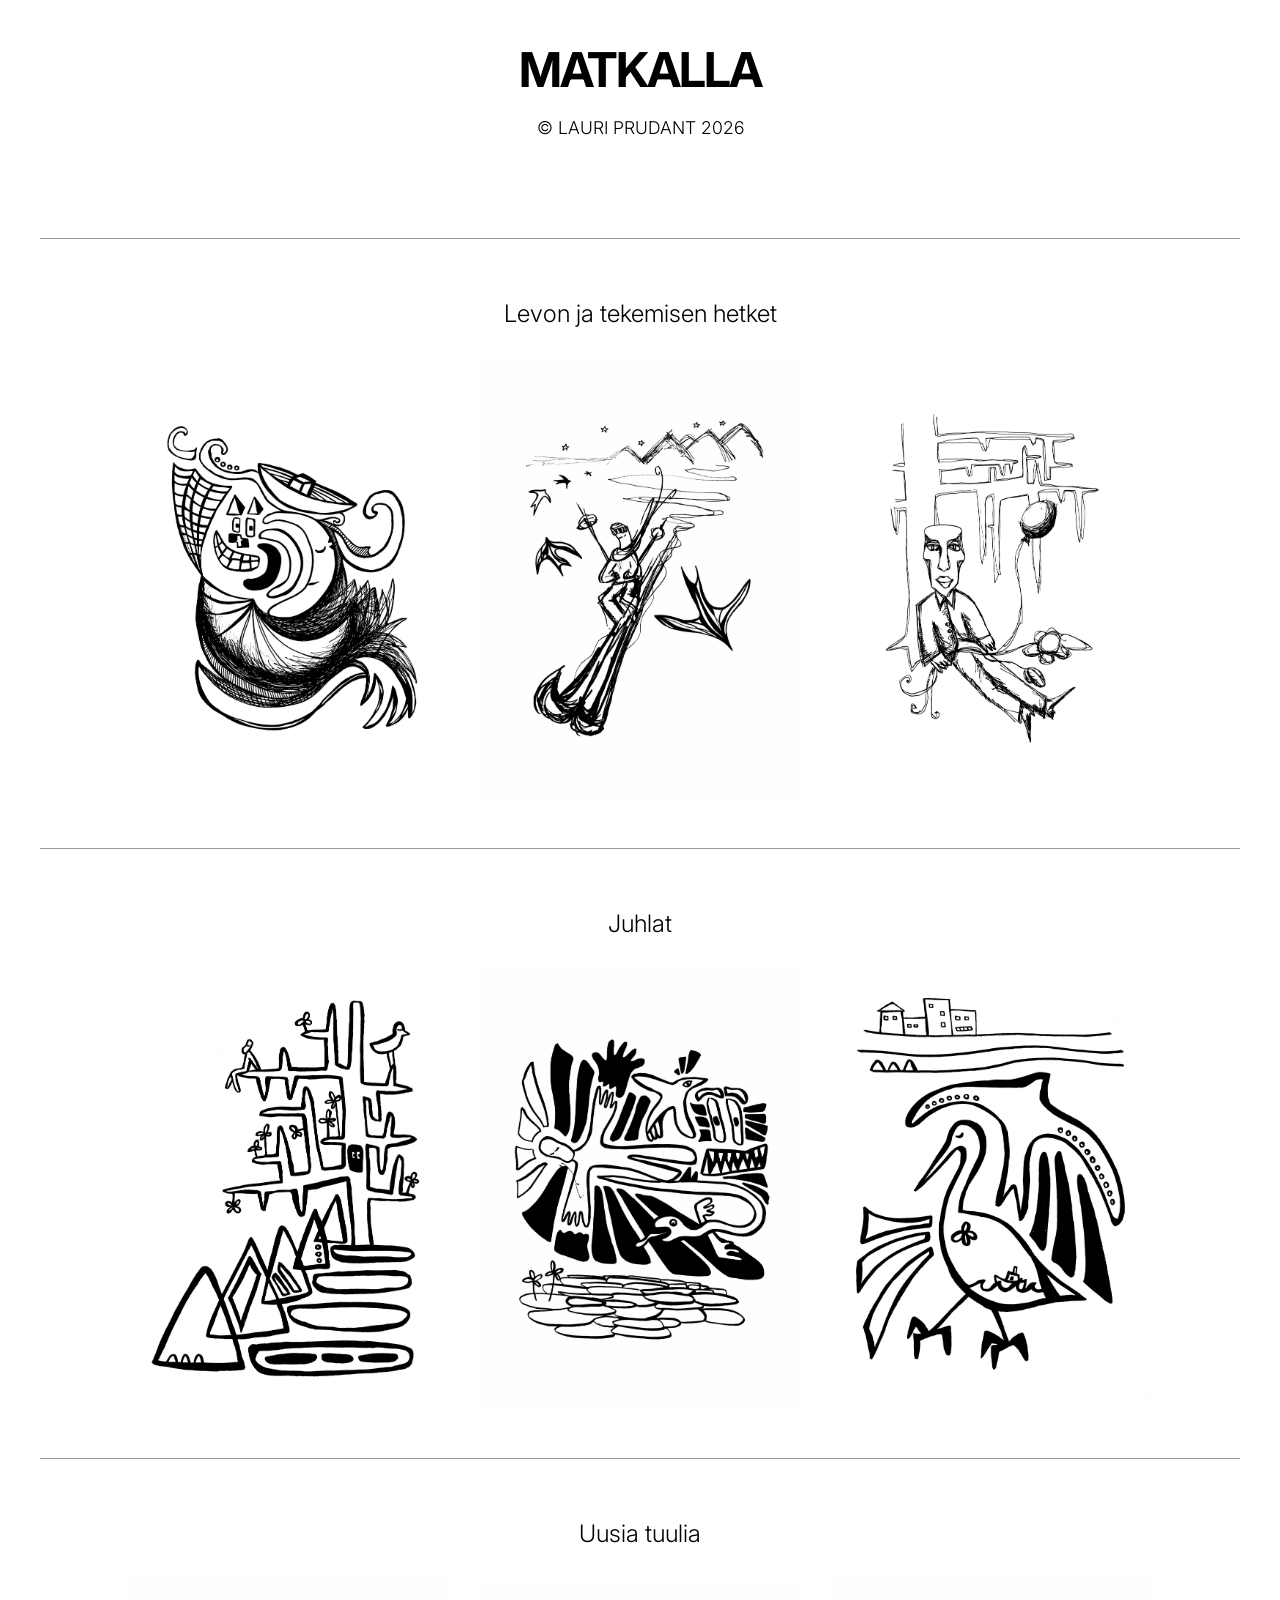
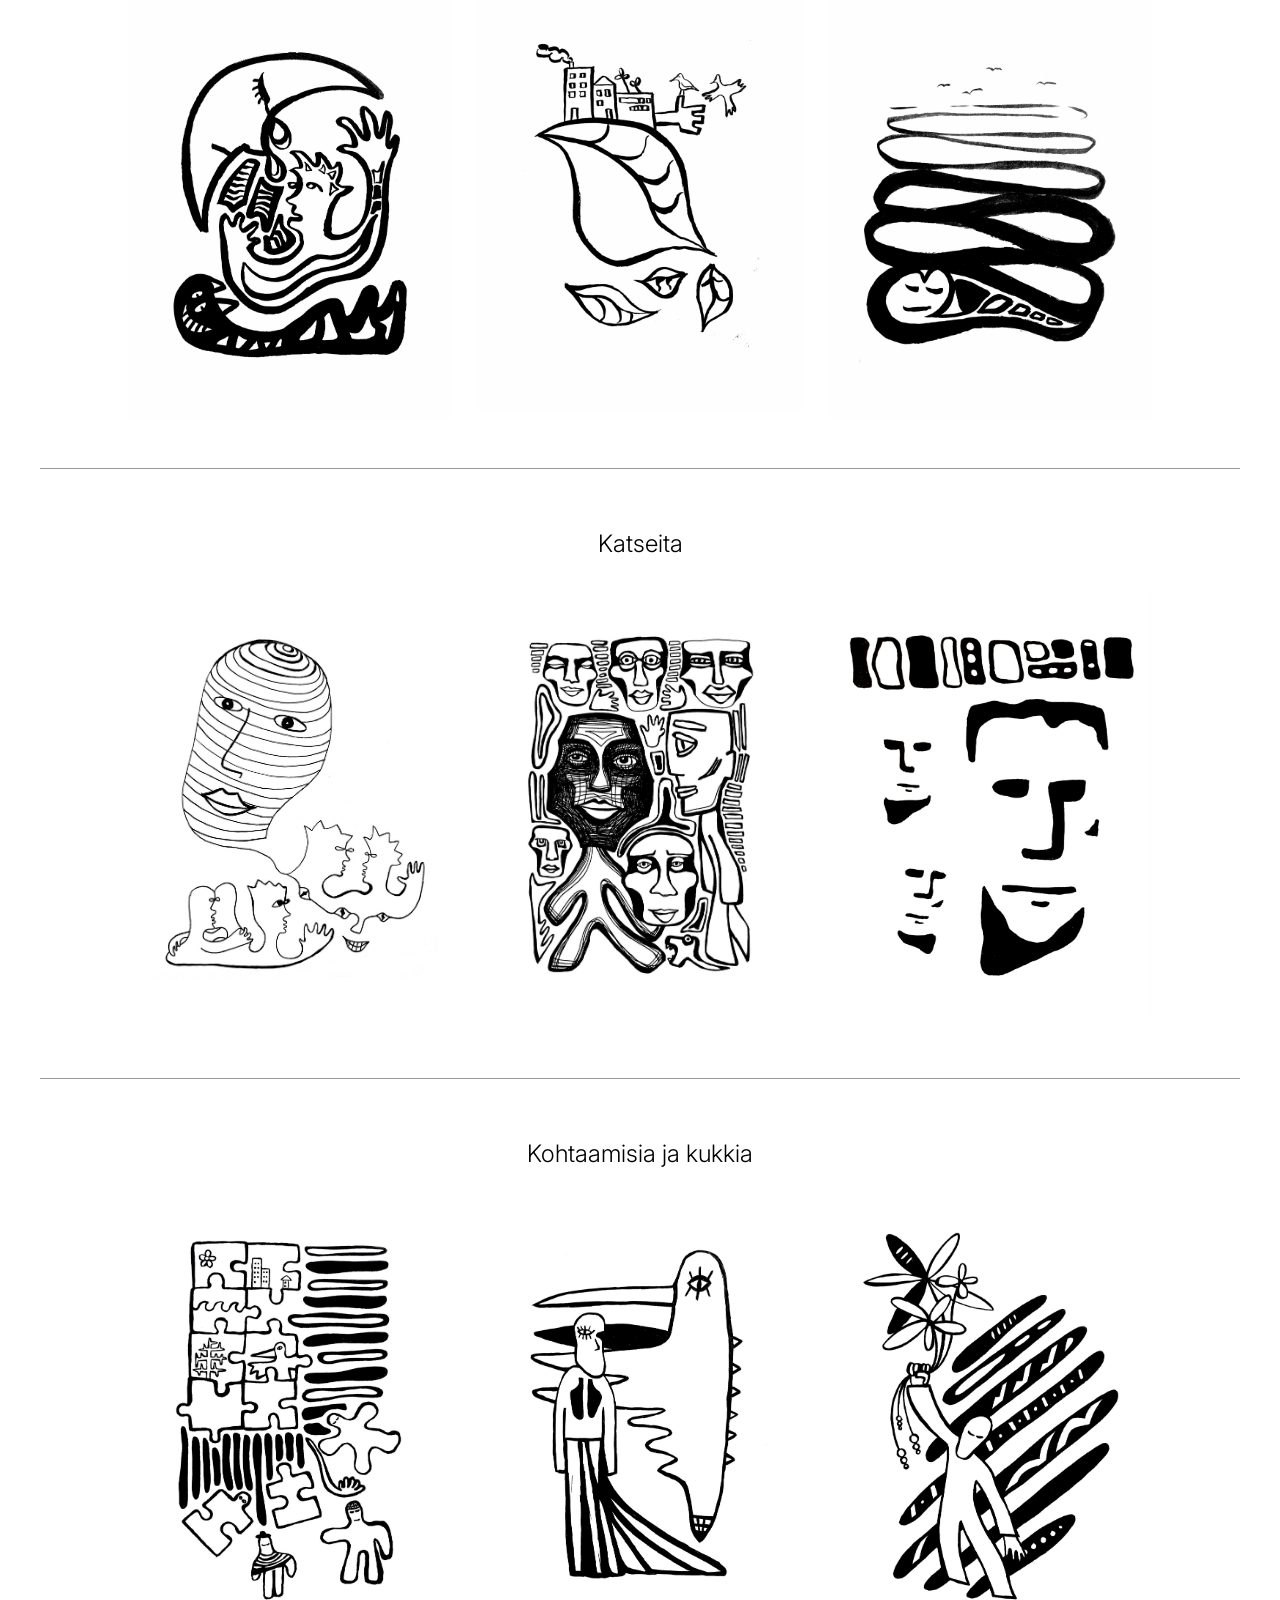
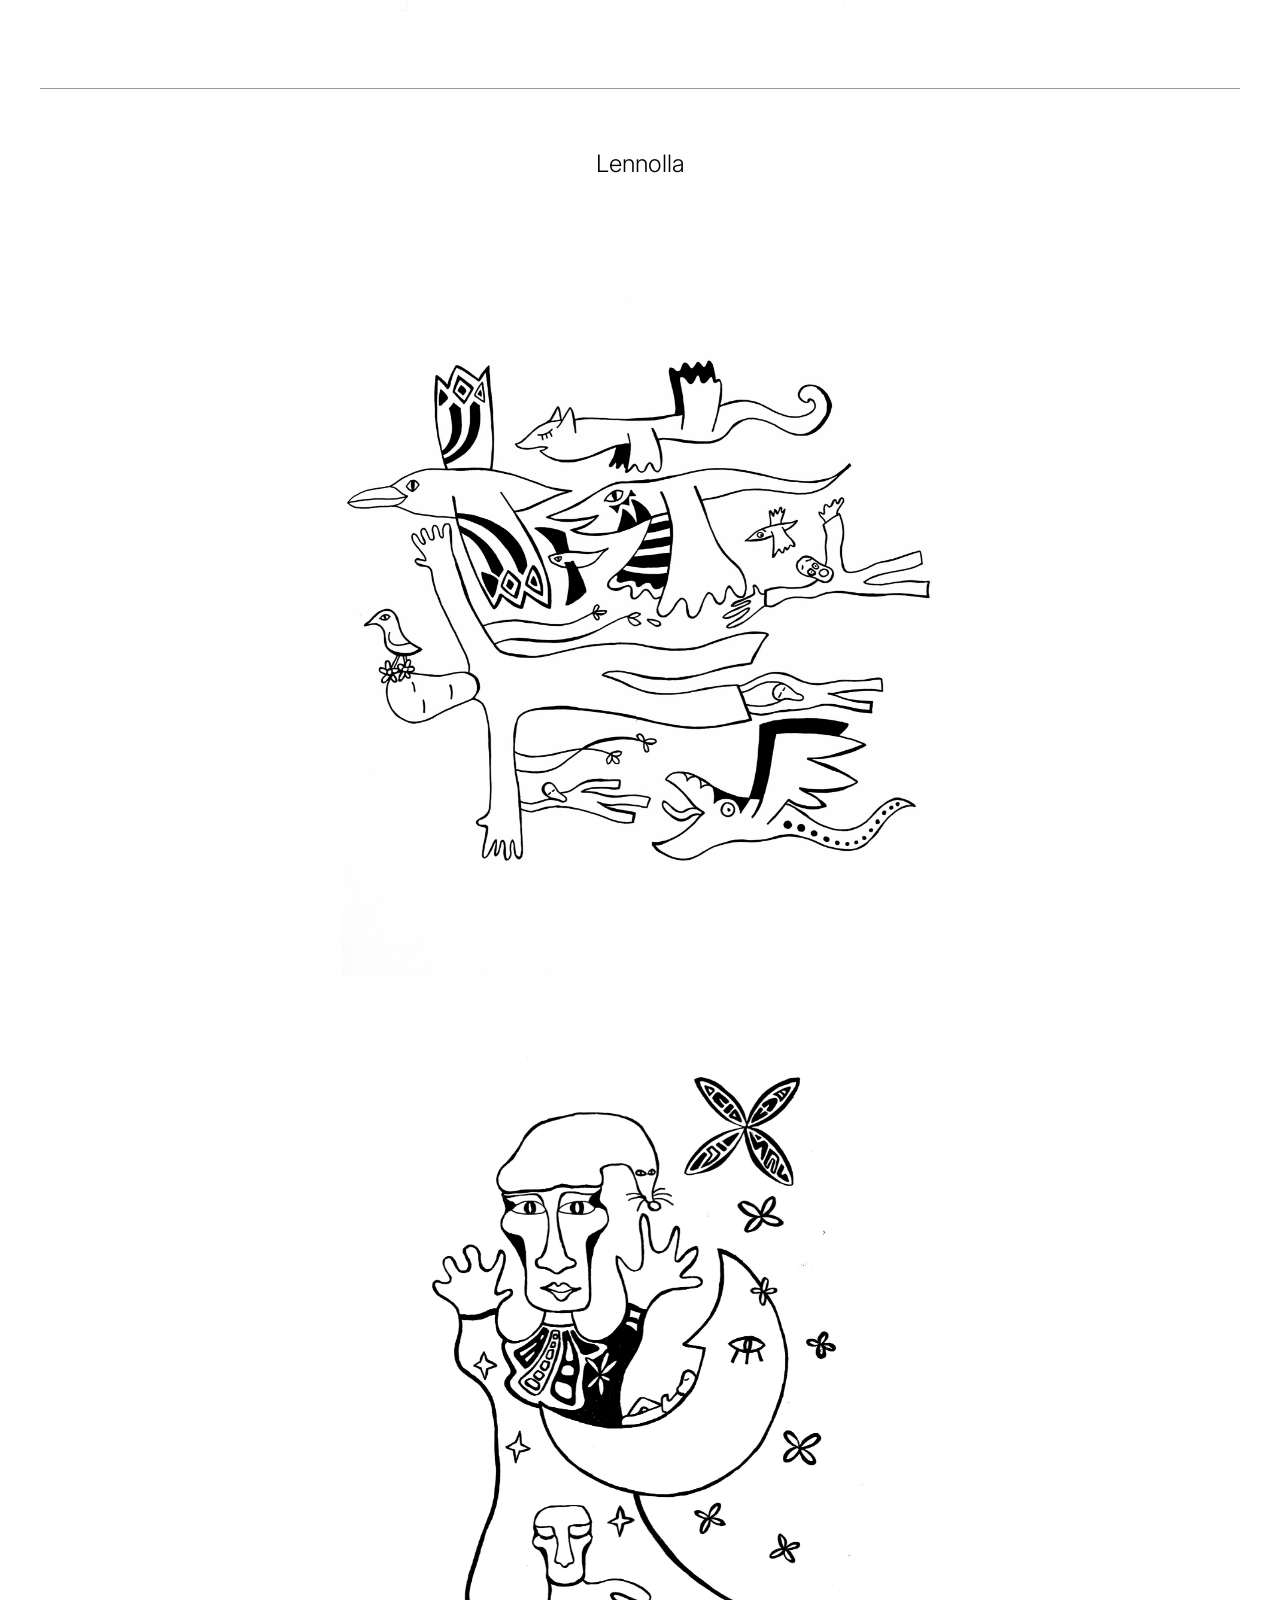
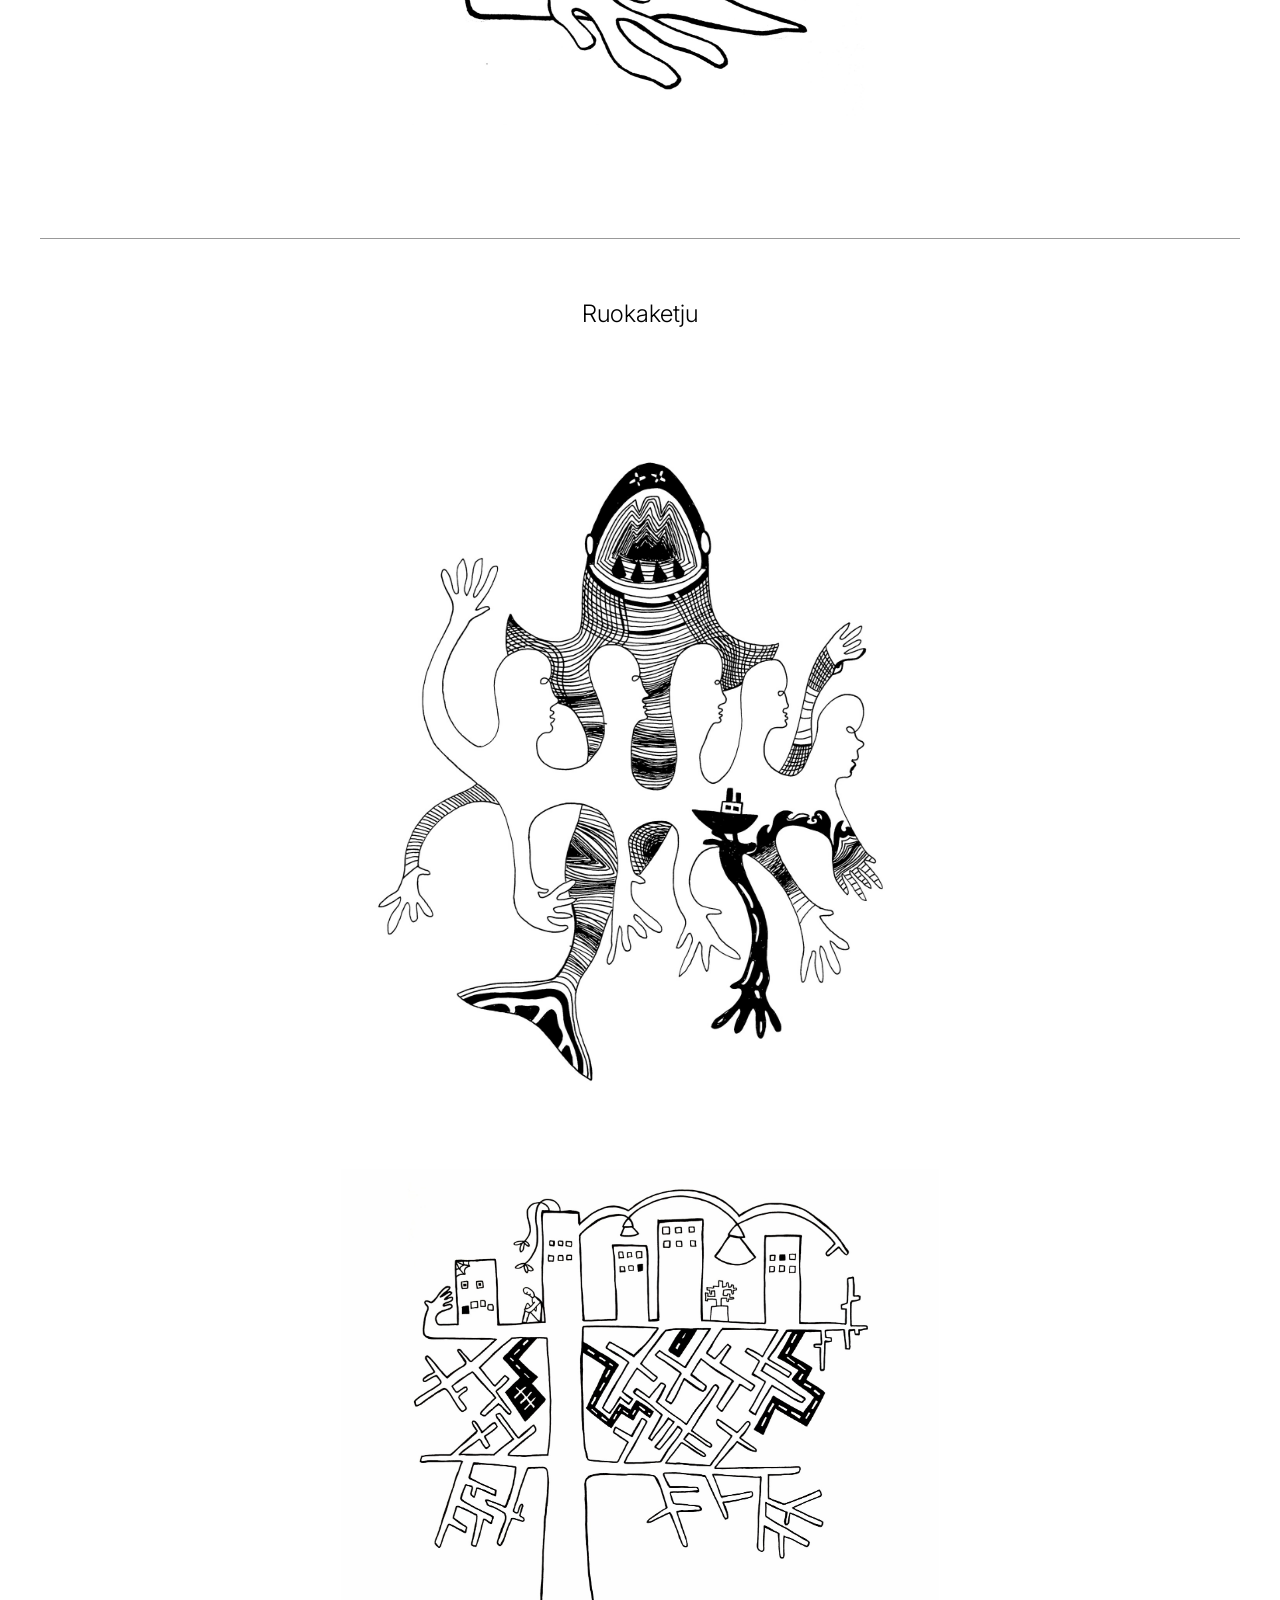
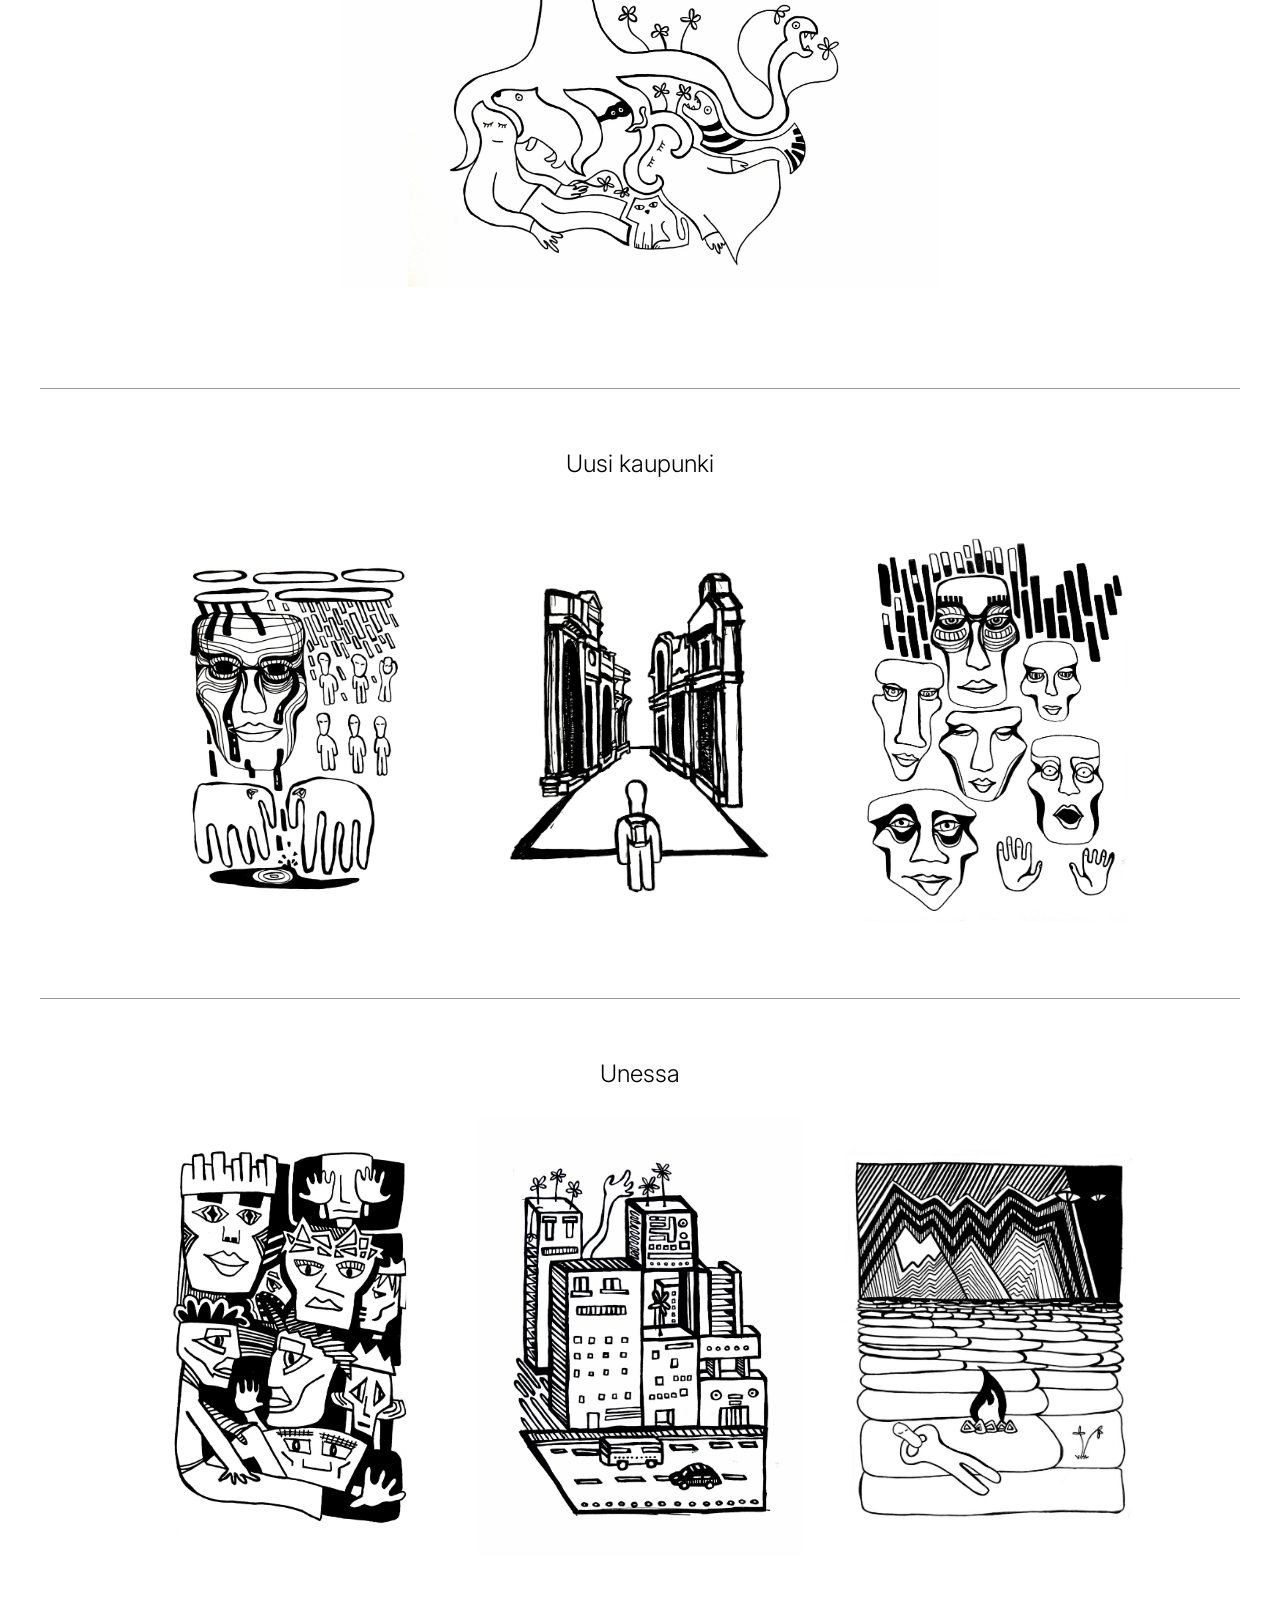
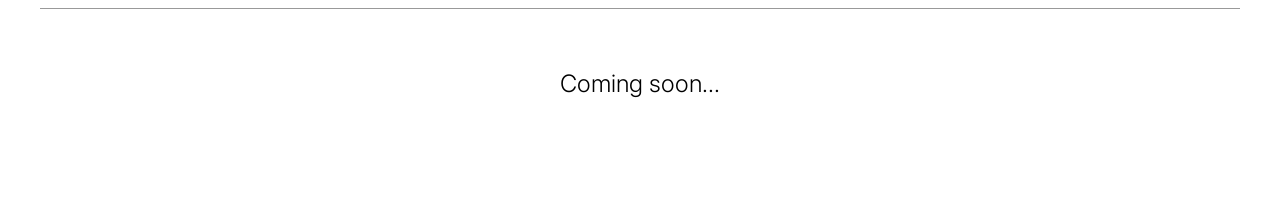
<file: index.html>
<!DOCTYPE html>
<html lang="en">
<head>
    <meta charset="UTF-8">
    <meta name="viewport" content="width=device-width, initial-scale=1.0">
    <title>Matkalla</title>
    

    <link rel="preconnect" href="https://fonts.googleapis.com">
    <link rel="preconnect" href="https://fonts.gstatic.com" crossorigin>
    <link href="https://fonts.googleapis.com/css2?family=Inter:ital,opsz,wght@0,14..32,100..900;1,14..32,100..900&display=swap" rel="stylesheet">
    <link rel="stylesheet" href="gallery.css">
</head>
<body>

    <!-- GALLERY:START -->
    <!-- Generated by build.py from content/gallery.md. Edit that file, not this part. -->
    <header>
        <h1>Matkalla</h1>
        <p><em>© LAURI PRUDANT 2026</em></p>
    </header>

    <div class="text-break"><em>Levon ja tekemisen hetket</em></div>

    <div class="gallery">
        <div class="art-item large"><img src="images/myrsky-merella-tilava.jpg" alt="Myrsky merellä" loading="lazy"></div>
        <div class="art-item large"><img src="images/vauhdikas-lasku-tilava.jpg" alt="Vauhdikas lasku" loading="lazy"></div>
        <div class="art-item large"><img src="images/herran-lepotauko-tilava.jpg" alt="Herran lepotauko" loading="lazy"></div>
    </div>

    <div class="text-break"><em>Juhlat</em></div>

    <div class="gallery">
        <div class="art-item large"><img src="images/pikkupuu.jpg" alt="Pikkupuu" loading="lazy"></div>
        <div class="art-item large"><img src="images/valvomassa-tilava.jpg" alt="Valvomassa" loading="lazy"></div>
        <div class="art-item large">
            <a href="stories/paasky-ja-pelikaani.html">
                <img src="images/paasky-ja-pelikaani.jpg" alt="Pääsky ja pelikaani" loading="lazy">
            </a>
        </div>
    </div>

    <div class="text-break"><em>Uusia tuulia</em></div>

    <div class="gallery">
        <div class="art-item large"><img src="images/surullinen-kuu.jpg" alt="Surullinen kuu" loading="lazy"></div>
        <div class="art-item large">
            <a href="stories/tuulenpuuska.html">
                <img src="images/tuulenpuuska.jpg" alt="Tuulenpuuska" loading="lazy">
            </a>
        </div>
        <div class="art-item large"><img src="images/lempea-horisontti.jpg" alt="Lempeä horisontti" loading="lazy"></div>
    </div>

    <div class="text-break"><em>Katseita</em></div>

    <div class="gallery">
        <div class="art-item large">
            <a href="stories/cordoba-ilmapallo.html">
                <img src="images/cordoban-ilmapallo-leikattu.jpg" alt="Cordoban ilmapallo" loading="lazy">
            </a>
        </div>
        <div class="art-item large">
            <a href="stories/eripintaiset-kasvot.html">
                <img src="images/eripintaiset-naamat-leikattu.jpg" alt="Eripintaiset naamat" loading="lazy">
            </a>
        </div>
        <div class="art-item large">
            <a href="stories/frankenstein.html">
                <img src="images/frankenstein-leikattu.jpg" alt="Frankenstein" loading="lazy">
            </a>
        </div>
    </div>

    <div class="text-break"><em>Kohtaamisia ja kukkia</em></div>

    <div class="gallery">
        <div class="art-item large"><img src="images/palapeli-leikattu.jpg" alt="Palapeli" loading="lazy"></div>
        <div class="art-item large"><img src="images/hahmo-ja-lintu-leikattu.jpg" alt="Hahmo ja lintu" loading="lazy"></div>
        <div class="art-item large"><img src="images/kukat-vievat-leikattu.jpg" alt="Kukat vievät" loading="lazy"></div>
    </div>

    <div class="text-break"><em>Lennolla</em></div>

    <div class="gallery">
        <div class="art-item huge"><img src="images/lentokoulu.jpg" alt="Lentokoulu" loading="lazy"></div>
        <div class="art-item huge"><img src="images/unimaailma.jpg" alt="Unimaailma" loading="lazy"></div>
    </div>

    <div class="text-break"><em>Ruokaketju</em></div>

    <div class="gallery">
        <div class="art-item huge"><img src="images/ruokaketju.jpg" alt="Ruokaketju" loading="lazy"></div>
        <div class="art-item huge"><img src="images/juurikaupunki.jpg" alt="Juurikaupunki" loading="lazy"></div>
    </div>

    <div class="text-break"><em>Uusi kaupunki</em></div>

    <div class="gallery">
        <div class="art-item large"><img src="images/elefantit.jpg" alt="Elefantit" loading="lazy"></div>
        <div class="art-item large"><img src="images/hautausmaa.jpg" alt="Hautausmaa" loading="lazy"></div>
        <div class="art-item large"><img src="images/pelastynyt-ihmisjoukossa.jpg" alt="Pelästynyt ihmisjoukossa" loading="lazy"></div>
    </div>

    <div class="text-break"><em>Unessa</em></div>

    <div class="gallery">
        <div class="art-item large"><img src="images/kuninkaat.jpg" alt="Kuninkaat" loading="lazy"></div>
        <div class="art-item large"><img src="images/elokaupunki.jpg" alt="Elokaupunki" loading="lazy"></div>
        <div class="art-item large"><img src="images/nuotio.jpg" alt="Nuotio" loading="lazy"></div>
    </div>

    <div class="text-break"><em>Coming soon...</em></div>
    <!-- GALLERY:END -->

<script src="gallery.js"></script>
</body>
</html>
</file>
<file: gallery.css>
/* 1. THE FOUNDATION */
body {
    margin: 0;
    padding: 40px;
    background-color: #ffffff;
    font-family: 'Inter', sans-serif;
    color: #000;
    /*animation: fadeIn 3s ease-out; /* Initial fade-in animation, taken out to improve snappiness */
}

header {
    text-align: center;
    margin-bottom: 80px;
}

/* the text under the title: matches the section headings (Light, no italics) */
header p {
    font-weight: 300;
    font-size: 1.1rem;      /* a little larger than the normal 1rem */
}
header p em { font-style: normal; }

h1 {
    font-size: 3rem;
    letter-spacing: -2px;
    text-transform: uppercase;
    margin: 0;
}

/* 2. THE CREATIVE GRID */
.gallery {
    display: grid;
    grid-template-columns: repeat(auto-fit, 250px);
    justify-content: center;
    grid-auto-rows: 150px; /* Base height for rows */
    gap: 40px 100px;
    max-width: 1600px;
    margin: 0 auto;
}

/* 3. IMAGE STYLING */
.art-item {
    background-color: #ffffff; /* Placeholder color */
    border: 1px solid #ffffff;
    display: flex;
    align-items: center;
    justify-content: center;
    overflow: hidden;
    transition: transform 0.3s ease;
    --scale: 1; /* Default scale for non-hovered items */
    transform: scale(var(--scale)); /* Apply the scale variable for consistent scaling on hover */
}

.art-item img {
    width: 100%;
    height: 100%;
    object-fit: cover;
}

 .art-item:hover {
    transform: scale(calc(var(--scale) * 1.02)) translateY(-3px); /* Scales based on the defined variable (1.02) and adds a slight lift */
    cursor: crosshair; /* Changes cursor to crosshair for a more artistic feel */
    /*filter: invert(1);*/
    opacity: 0.8;  /* Adds a subtle fade effect on hover */
    box-shadow: 0 15px 30px rgba(0,0,0,0.2); /* Adds a subtle shadow for depth */
    z-index: 1; /* Ensures the zoomed image sits on top of neighbors */
}

/* 4. VARYING THE SIZES (The "Creative Room") */
.large { grid-row: span 2; grid-column: span 1; --scale: 1.3;}
.huge { grid-row: span 4; grid-column: span 2;}
.tall  { grid-row: span 4; }
.wide  { grid-row: span 4; grid-column: span 4; }
.small { grid-row: span 2; grid-column: span 1; }

/* 5. TYPOGRAPHY IN BETWEEN */
.text-break {
    grid-column: 1 / -1;  /*Spans the whole width */
    padding-top: 60px;
    padding-bottom: 80px;
    font-size: 1.5rem;
    font-weight: 300;       /* Light */
    text-align: center;
    border-top: 1px solid #999999;   /* divider line above each section (was #505050) */
    margin-top: 100px;
}
.text-break em { font-style: normal; }   /* section headings without italics */
/* 6. ANIMATION */
@keyframes fadeIn {
    from { opacity: 0; }
    to { opacity: 1; }
}

@keyframes fadeOut {
    from { opacity: 1; }
    to { opacity: 0; }
}

/* 3. ACCESSIBILITY (Add this at the very end) */
@media (prefers-reduced-motion: reduce) {
    body { animation: none; } /* */
}

/* mobile gallery: make every item uniform size */
@media (max-width: 768px) {
    .text-break {
        padding-top: 20px;
        padding-bottom: 20px;
        margin-top: 40px;
    }

    .gallery {
        display: flex;
        flex-wrap: wrap;
        justify-content: space-between;
        gap: 1px;
    }
    
    .gallery .art-item {
        flex: 1 1 calc(33.333% - 10px);
        max-width: calc(33.333% - 10px);
        background-color: #ffffff;
        border: none;
    }
    /* for rows with only two items, they will naturally take 50% each */
    .gallery .art-item:nth-last-child(2):first-child,
    .gallery .art-item:nth-last-child(2):first-child ~ .art-item {
        flex: 1 1 calc(50% - 10px);
        max-width: calc(50% - 10px);
    }
    /* For galleries with 3 items: 2 on top, 1 centered below */
    /* This selects all items in a gallery that has exactly 3 items */
    .gallery .art-item:first-child:nth-last-child(3),
    .gallery .art-item:first-child:nth-last-child(3) ~ .art-item {
        /* Set size to match 2-item galleries, but prevent growing to fill space on a new line */
        flex: 0 1 calc(50% - 10px);
        max-width: calc(50% - 10px);
    }
    /* Re-order items: 1st and 3rd on top row, 2nd on bottom row */
    .gallery .art-item:nth-child(1):nth-last-child(3) { order: 1; }
    .gallery .art-item:nth-child(3):nth-last-child(1) { order: 2; }
    .gallery .art-item:nth-child(2):nth-last-child(2) {
        order: 3;
        /*
         * The item is now on a new line by itself. We manually center it.
         * The calculation is roughly: (100% container - 50% item width) / 2 = 25%
         */
        margin-left: calc(25% + 5px);
    }
    /* cancel any span classes and transforms */
    .gallery .large,
    .gallery .huge,
    .gallery .tall,
    .gallery .wide,
    .gallery .small {
        grid-row: span 1 !important;
        grid-column: span 1 !important;
        transform: none !important;
    }
    .gallery .art-item img {
        width: 100%;
        height: auto;
        object-fit: contain;
    }
    /* ensure anchors also center their contents */
    .gallery .art-item a {
        display: flex;
        align-items: center;
        justify-content: center;
        width: 100%;
        height: 100%;
        font-size: 0; /* Removes underline gap for image-only links */
    }
}
</file>
